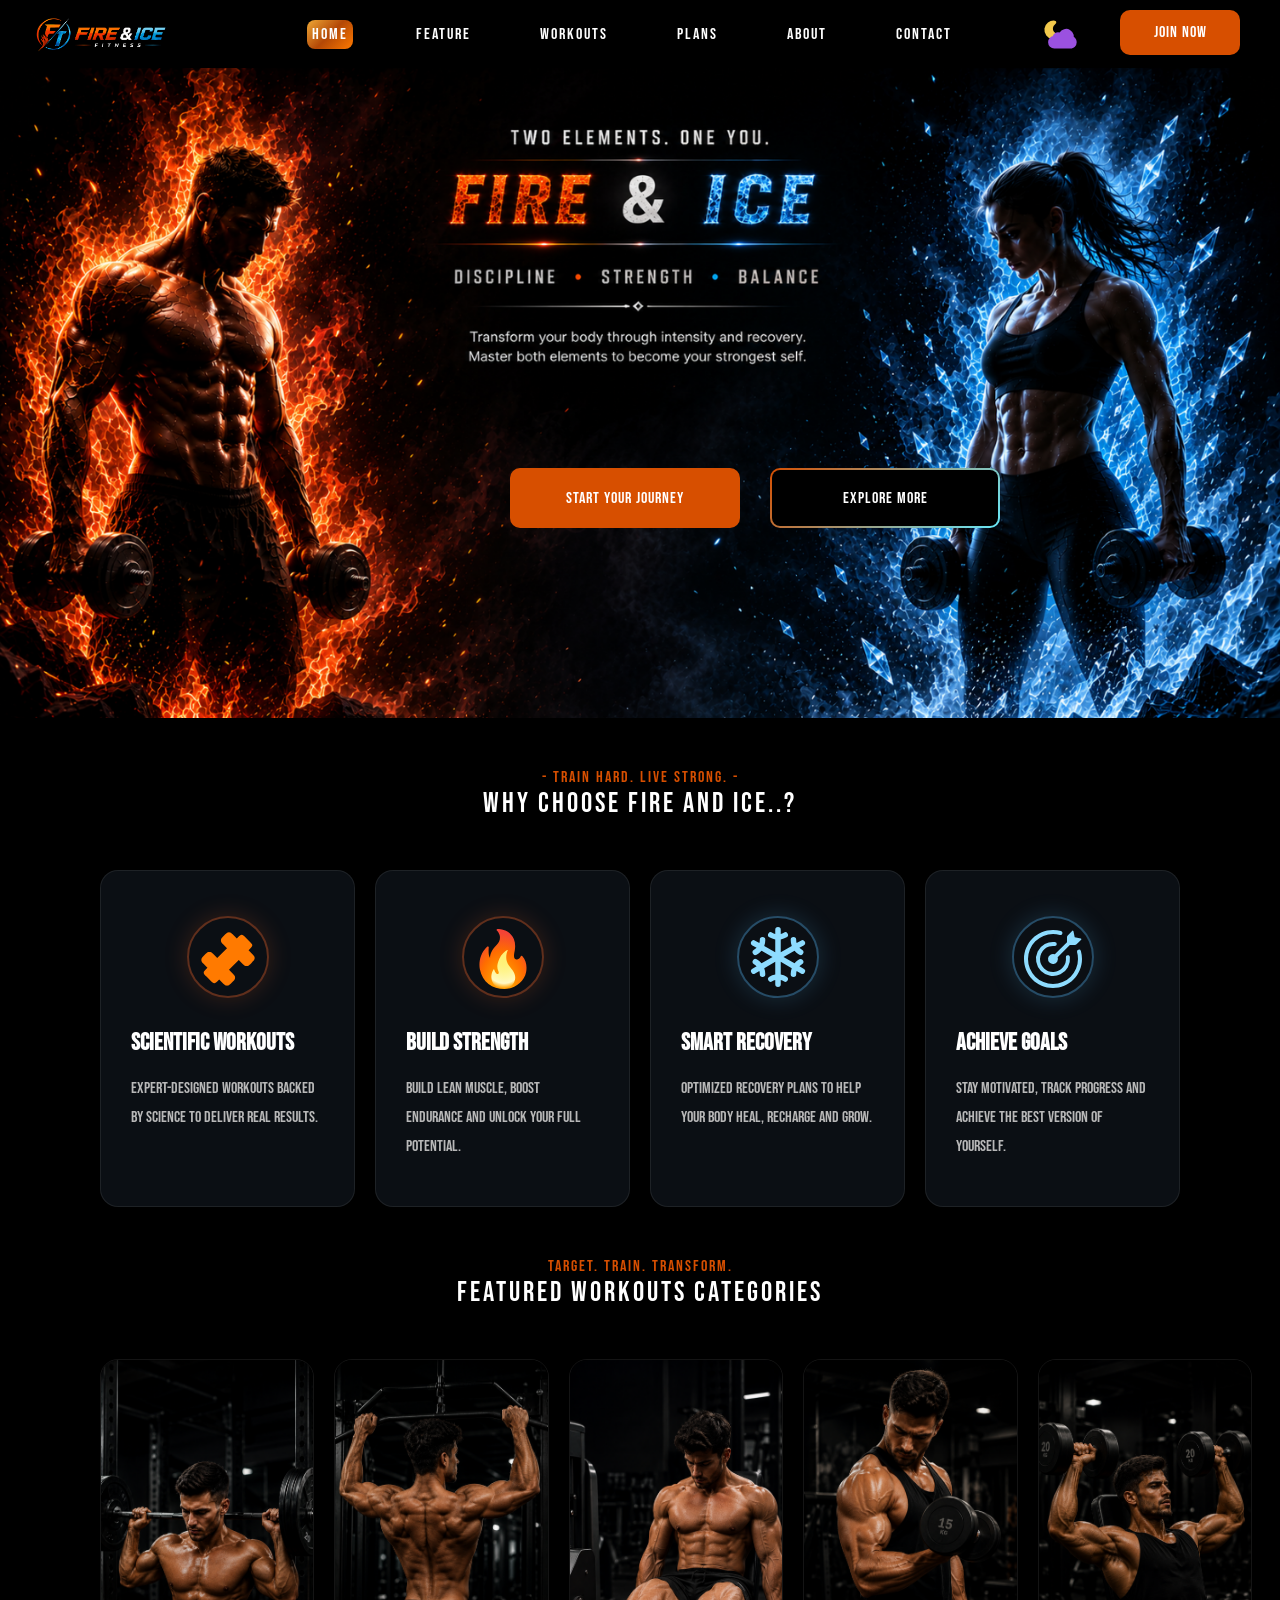
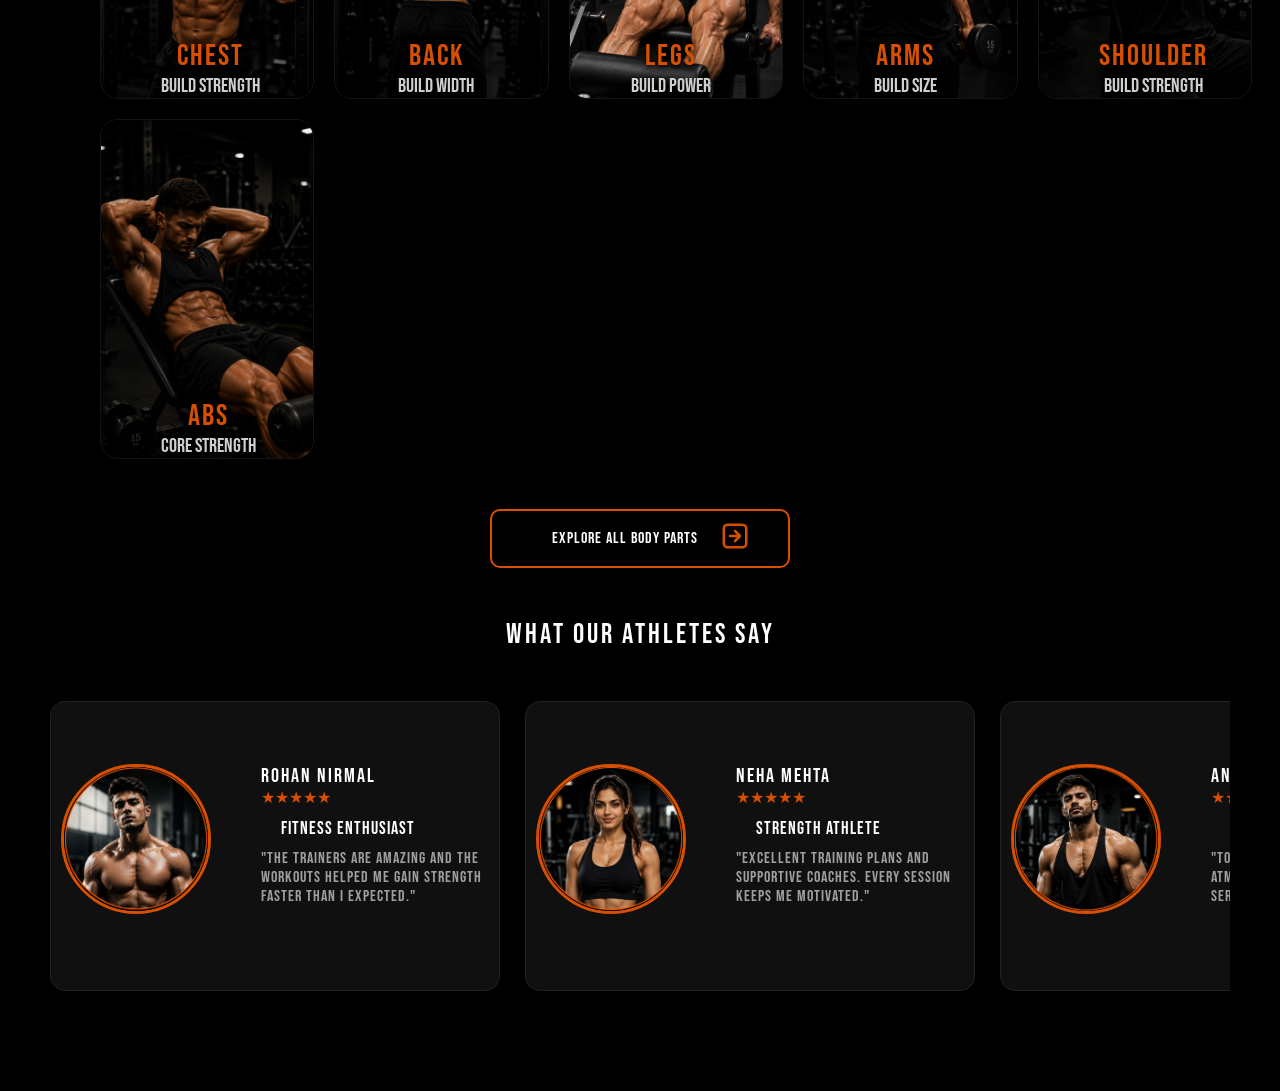
<file: index.html>
<!DOCTYPE html>
<html lang="en">

<head>
    <meta charset="UTF-8">
    <meta name="viewport" content="width=device-width, initial-scale=1.0">
    <link rel="icon" href="favicon.png">
    <link rel="apple-touch-icon" href="favicon.png">

    <link rel="stylesheet" href="style.css">
    <title>Fire and Ice</title>
</head>

<body>
    <header id="header">
        <nav id="navbar">
            <div id="nav-list">
                <div id="nav-image">
                    <img src="logo.png" alt="logo" height="50px">
                </div>
                <div id="nav-icons">
                    <ul>
                        <li class="active"><a href="index.html">Home</a></li>
                        <li><a href="feature.html">Feature</a></li>
                        <li><a href="workout.html">Workouts</a></li>
                        <li><a href="plans.html">Plans</a></li>
                        <li><a href="about.html">About</a></li>
                        <li><a href="contact.html">Contact</a></li>
                    </ul>
                </div>
                <div class="dark-mode">
                    <button class="toggle">
                        <svg xmlns="http://www.w3.org/2000/svg" xmlns:xlink="http://www.w3.org/1999/xlink"
                            aria-hidden="true" role="img" width="44" viewBox="0 0 80 80"
                            style="color: rgb(74, 85, 101); opacity: 1; transform: rotate(0deg);">
                            <g fill="none">
                                <path fill="#f2c94c" fill-rule="evenodd"
                                    d="M23.001 24.273a14.78 14.78 0 0 1 10.928-2.928c1.257.165 1.234 1.933.161 2.608q-.453.285-.88.614a11.615 11.615 0 0 0 1.846 19.588a8.2 8.2 0 0 0-3.127 5.276a9.4 9.4 0 0 0-3.032 1.022A14.782 14.782 0 0 1 23 24.273"
                                    clip-rule="evenodd"></path>
                                <path fill="#f2c94c"
                                    d="m33.93 21.345l.26-1.983zM23 24.273l-1.217-1.587zm11.09-.32l-1.066-1.692zm-.882.614l1.218 1.587zm-4.445 7.699l1.983.26zm2.301 8.586l1.587-1.217zm3.99 3.303l1.215 1.59a2 2 0 0 0-.315-3.376zm-2.95 4.426l-1.933-.51zm-.176.85l.305 1.976a2 2 0 0 0 1.672-1.672zm-3.032 1.022l-.42 1.955a2 2 0 0 0 1.372-.197zm-8.624-5.454l-1.587 1.217zM17.344 34.07l-1.983-.261zM34.19 19.36a16.78 16.78 0 0 0-12.406 3.325l2.435 3.173a12.78 12.78 0 0 1 9.45-2.532zm.966 6.285a3.74 3.74 0 0 0 1.726-3.251a3.23 3.23 0 0 0-.678-1.908a3.04 3.04 0 0 0-2.014-1.125l-.522 3.965a.96.96 0 0 1-.601-.36a.8.8 0 0 1-.183-.446a.27.27 0 0 1 .14-.26zm-.73.508a10 10 0 0 1 .73-.508l-2.131-3.385q-.532.334-1.033.72zm-3.679 6.373a9.62 9.62 0 0 1 3.68-6.373l-2.435-3.174a13.62 13.62 0 0 0-5.21 9.025zm1.905 7.108a9.62 9.62 0 0 1-1.905-7.108l-3.965-.522c-.472 3.58.498 7.2 2.697 10.065zm3.303 2.734a9.6 9.6 0 0 1-3.303-2.734l-3.174 2.435a13.6 13.6 0 0 0 4.678 3.871zM34.04 49.09a6.2 6.2 0 0 1 2.23-3.347l-2.428-3.178a10.2 10.2 0 0 0-3.67 5.505zm-.134.644q.05-.324.134-.644l-3.868-1.02q-.138.525-.22 1.056zM29.85 52.21a7.4 7.4 0 0 1 2.384-.804l-.61-3.953c-1.293.2-2.538.621-3.68 1.24zm-11.164-5.995a16.78 16.78 0 0 0 9.79 6.192l.84-3.91a12.78 12.78 0 0 1-7.457-4.717zM15.36 33.81a16.78 16.78 0 0 0 3.325 12.406l3.173-2.435a12.78 12.78 0 0 1-2.532-9.45zm6.423-11.124A16.78 16.78 0 0 0 15.36 33.81l3.966.522a12.78 12.78 0 0 1 4.892-8.473z">
                                </path>
                                <path fill="#9b51e0" fill-rule="evenodd"
                                    d="M60.75 37.934a11.96 11.96 0 0 1 5.584 7.255a11.9 11.9 0 0 1 .254 5.004A9.34 9.34 0 0 1 72 58.66c0 2.477-.99 4.856-2.743 6.605a9.37 9.37 0 0 1-6.61 2.734H60.61l-.023.001H33.354a9.37 9.37 0 0 1-6.609-2.735A9.34 9.34 0 0 1 24 58.661c0-2.477.99-4.856 2.744-6.605a9.37 9.37 0 0 1 5.185-2.625q.066-.429.177-.85a8.2 8.2 0 0 1 3.826-5.01a8.24 8.24 0 0 1 7.831-.197l.613-1.058a12 12 0 0 1 7.286-5.577c3.067-.82 6.34-.387 9.089 1.195"
                                    clip-rule="evenodd"></path>
                                <path fill="#9b51e0"
                                    d="m66.334 45.189l1.931-.52zm-5.583-7.255l.998-1.733zm5.837 12.259l-1.974-.32a2 2 0 0 0 1.131 2.133zm2.669 1.862l-1.413 1.416zm0 13.21l-1.413-1.417zm-6.61 2.734v2zm-2.038 0v-2q-.077 0-.154.006zM35.407 68l.057-2h-.057zm-2.054 0v2zm-6.609-2.735l1.413-1.416zm0-13.21l-1.412-1.415zm5.185-2.624l.305 1.976a2 2 0 0 0 1.672-1.672zm.177-.85l1.933.51zm3.826-5.01l-.998-1.733zm6.264-.8l.526-1.93zm1.568.603l-.902 1.785a2 2 0 0 0 2.632-.783zm.612-1.058l-1.73-1.002zm7.286-5.577l-.517-1.932zm16.604 7.93a13.96 13.96 0 0 0-6.517-8.468l-1.996 3.467a9.96 9.96 0 0 1 4.65 6.04zm.296 5.844a13.9 13.9 0 0 0-.296-5.843l-3.864 1.038a9.9 9.9 0 0 1 .212 4.164zm2.107.126a11.4 11.4 0 0 0-3.238-2.26l-1.686 3.627c.773.36 1.485.853 2.1 1.465zM74 58.659c0-3.009-1.203-5.897-3.332-8.02l-2.825 2.832A7.34 7.34 0 0 1 70 58.66zm-3.332 8.022A11.34 11.34 0 0 0 74 58.66h-4a7.34 7.34 0 0 1-2.157 5.188zm-8.021 3.318c3.007 0 5.894-1.197 8.02-3.318l-2.824-2.833A7.37 7.37 0 0 1 62.648 66zm-2.039 0h2.039v-4h-2.039zm-.154-3.994q.065-.005.132-.005v4q.089 0 .177-.007zm.132-.005h-25.17v4h25.17zm-25.171 0h.048l-.113 4h.065zm-2.063 4h2.054v-4h-2.054zm-8.02-3.318A11.37 11.37 0 0 0 33.352 70v-4a7.37 7.37 0 0 1-5.196-2.15zM22 58.66a11.33 11.33 0 0 0 3.331 8.02l2.825-2.832A7.34 7.34 0 0 1 26 58.661zm3.331-8.021A11.34 11.34 0 0 0 22 58.66h4c0-1.943.778-3.813 2.157-5.188zm6.291-3.186a11.38 11.38 0 0 0-6.29 3.186l2.824 2.832a7.37 7.37 0 0 1 4.077-2.065zm-1.451.617q-.139.525-.22 1.056l3.954.608q.05-.324.133-.644zm4.762-6.233a10.2 10.2 0 0 0-4.762 6.233l3.867 1.02a6.2 6.2 0 0 1 2.891-3.786zm7.788-.996a10.24 10.24 0 0 0-7.788.996l1.996 3.467a6.24 6.24 0 0 1 4.741-.604zm1.943.746a10.3 10.3 0 0 0-1.943-.746l-1.051 3.86q.621.17 1.19.457zm-2.02-.274l-.612 1.057l3.461 2.005l.613-1.058zm8.5-6.507a14 14 0 0 0-8.5 6.507l3.462 2.004a10 10 0 0 1 6.071-4.646zM61.748 36.2a14.02 14.02 0 0 0-10.604-1.394l1.033 3.864a10.02 10.02 0 0 1 7.575.997z">
                                </path>
                            </g>
                        </svg>
                    </button>
                </div>
                <div id="join-div">
                    <a href="#" id="join-btn" class="btn">JOIN NOW</a>
                </div>
            </div>
        </nav>
    </header>

    <section>
        <div id="banner-section">

            <div id="header-btn">
                <div>
                    <button class="btn btn-1">START YOUR JOURNEY </button>
                </div>
                <div>
                    <button class="btn" id="btn-2">EXPLORE MORE</button>
                </div>
            </div>
        </div>

    </section>

    <section>
        <p class="eyebrow">
            - TRAIN HARD. LIVE STRONG. -
        </p>
        <h3 class="multi-heading">
            WHY CHOOSE FIRE AND ICE..?
        </h3>

        <div class="features">

            <div class="feature-card">
                <div class="icon fire">
                    <i class="fa-solid fa-dumbbell">
                        <svg xmlns="http://www.w3.org/2000/svg" xmlns:xlink="http://www.w3.org/1999/xlink"
                            aria-hidden="true" role="img" width="64" height="64" viewBox="0 0 24 24"
                            style="color: rgb(255, 122, 0); opacity: 1; transform: rotate(0deg);">
                            <path fill="currentColor"
                                d="m3.924 18.607l1.469 1.469c.692.692 1.038 1.038 1.468 1.038s.776-.346 1.468-1.038l.367-.367l.367.367l.735.734c.686.686 1.029 1.029 1.432 1.137c.264.07.542.07.806 0c.403-.108.746-.451 1.432-1.137s1.03-1.03 1.137-1.433a1.55 1.55 0 0 0 0-.806c-.107-.403-.45-.746-1.137-1.432l-1.1-1.101l3.67-3.67l1.101 1.1c.686.686 1.03 1.03 1.432 1.137c.264.071.542.071.806 0c.404-.107.747-.45 1.433-1.137c.686-.686 1.029-1.029 1.137-1.432c.07-.264.07-.542 0-.806c-.108-.403-.451-.746-1.137-1.432l-.734-.735l-.371-.363l.37-.37c.693-.693 1.039-1.039 1.039-1.469s-.346-.776-1.038-1.468l-1.469-1.469c-.692-.692-1.038-1.038-1.468-1.038s-.776.346-1.468 1.038l-.367.368l-1.102-1.102c-.686-.686-1.029-1.029-1.432-1.137a1.56 1.56 0 0 0-.806 0c-.403.108-.746.451-1.432 1.137s-1.03 1.03-1.137 1.433a1.55 1.55 0 0 0 0 .806c.107.403.45.746 1.137 1.432l1.1 1.101l-3.67 3.67l-1.101-1.1c-.686-.686-1.03-1.03-1.432-1.137a1.56 1.56 0 0 0-.806 0c-.404.107-.747.45-1.433 1.137c-.686.686-1.029 1.029-1.137 1.432c-.07.264-.07.542 0 .806c.108.403.451.746 1.137 1.432l1.102 1.102l-.368.367c-.692.692-1.038 1.038-1.038 1.468s.346.776 1.038 1.468">
                            </path>
                        </svg>
                    </i>
                </div>

                <h3>SCIENTIFIC WORKOUTS</h3>
                <p>
                    Expert-designed workouts backed by science to deliver real
                    results.
                </p>
            </div>

            <div class="feature-card">
                <div class="icon fire">
                    <i class="fa-solid fa-fire">
                        <svg xmlns="http://www.w3.org/2000/svg" xmlns:xlink="http://www.w3.org/1999/xlink"
                            aria-hidden="true" role="img" width="64" height="64" viewBox="0 0 128 128"
                            style="color: rgb(74, 85, 101); opacity: 1; transform: rotate(0deg);">
                            <radialGradient id="iconifyReact92" cx="68.884" cy="124.296" r="70.587"
                                gradientTransform="matrix(-1 -.00434 -.00713 1.6408 131.986 -79.345)"
                                gradientUnits="userSpaceOnUse">
                                <stop offset=".314" stop-color="#FF9800"></stop>
                                <stop offset=".662" stop-color="#FF6D00"></stop>
                                <stop offset=".972" stop-color="#F44336"></stop>
                            </radialGradient>
                            <path fill="url(#iconifyReact92)"
                                d="M35.56 40.73c-.57 6.08-.97 16.84 2.62 21.42c0 0-1.69-11.82 13.46-26.65c6.1-5.97 7.51-14.09 5.38-20.18c-1.21-3.45-3.42-6.3-5.34-8.29c-1.12-1.17-.26-3.1 1.37-3.03c9.86.44 25.84 3.18 32.63 20.22c2.98 7.48 3.2 15.21 1.78 23.07c-.9 5.02-4.1 16.18 3.2 17.55c5.21.98 7.73-3.16 8.86-6.14c.47-1.24 2.1-1.55 2.98-.56c8.8 10.01 9.55 21.8 7.73 31.95c-3.52 19.62-23.39 33.9-43.13 33.9c-24.66 0-44.29-14.11-49.38-39.65c-2.05-10.31-1.01-30.71 14.89-45.11c1.18-1.08 3.11-.12 2.95 1.5">
                            </path>
                            <radialGradient id="iconifyReact93" cx="64.921" cy="54.062" r="73.86"
                                gradientTransform="matrix(-.0101 .9999 .7525 .0076 26.154 -11.267)"
                                gradientUnits="userSpaceOnUse">
                                <stop offset=".214" stop-color="#FFF176"></stop>
                                <stop offset=".328" stop-color="#FFF27D"></stop>
                                <stop offset=".487" stop-color="#FFF48F"></stop>
                                <stop offset=".672" stop-color="#FFF7AD"></stop>
                                <stop offset=".793" stop-color="#FFF9C4"></stop>
                                <stop offset=".822" stop-color="#FFF8BD" stop-opacity=".804"></stop>
                                <stop offset=".863" stop-color="#FFF6AB" stop-opacity=".529"></stop>
                                <stop offset=".91" stop-color="#FFF38D" stop-opacity=".209"></stop>
                                <stop offset=".941" stop-color="#FFF176" stop-opacity="0"></stop>
                            </radialGradient>
                            <path fill="url(#iconifyReact93)"
                                d="M76.11 77.42c-9.09-11.7-5.02-25.05-2.79-30.37c.3-.7-.5-1.36-1.13-.93c-3.91 2.66-11.92 8.92-15.65 17.73c-5.05 11.91-4.69 17.74-1.7 24.86c1.8 4.29-.29 5.2-1.34 5.36c-1.02.16-1.96-.52-2.71-1.23a16.1 16.1 0 0 1-4.44-7.6c-.16-.62-.97-.79-1.34-.28c-2.8 3.87-4.25 10.08-4.32 14.47C40.47 113 51.68 124 65.24 124c17.09 0 29.54-18.9 19.72-34.7c-2.85-4.6-5.53-7.61-8.85-11.88">
                            </path>
                        </svg>
                    </i>
                </div>

                <h3>BUILD STRENGTH</h3>
                <p>
                    Build lean muscle, boost endurance and unlock your full
                    potential.
                </p>
            </div>

            <div class="feature-card">
                <div class="icon ice">
                    <i class="fa-regular fa-snowflake">
                        <svg xmlns="http://www.w3.org/2000/svg" xmlns:xlink="http://www.w3.org/1999/xlink"
                            aria-hidden="true" role="img" width="64" height="64" viewBox="0 0 512 512"
                            style="color: rgb(142, 220, 255); opacity: 1; transform: rotate(0deg);">
                            <path fill="currentColor"
                                d="m461 349l-34-19.64a89.5 89.5 0 0 1 20.94-16a22 22 0 0 0-21.28-38.51a133.6 133.6 0 0 0-38.55 32.1L300 256l88.09-50.86a133.5 133.5 0 0 0 38.55 32.1a22 22 0 1 0 21.28-38.51a89.7 89.7 0 0 1-20.94-16l34-19.64A22 22 0 1 0 439 125l-34 19.63a89.7 89.7 0 0 1-3.42-26.15A22 22 0 0 0 380 96h-.41a22 22 0 0 0-22 21.59a133.6 133.6 0 0 0 8.5 49.41L278 217.89V116.18a133.5 133.5 0 0 0 47.07-17.33a22 22 0 0 0-22.71-37.69A89.6 89.6 0 0 1 278 71.27V38a22 22 0 0 0-44 0v33.27a89.6 89.6 0 0 1-24.36-10.11a22 22 0 1 0-22.71 37.69A133.5 133.5 0 0 0 234 116.18v101.71L145.91 167a133.6 133.6 0 0 0 8.52-49.43a22 22 0 0 0-22-21.59H132a22 22 0 0 0-21.59 22.41a89.7 89.7 0 0 1-3.41 26.19L73 125a22 22 0 1 0-22 38.1l34 19.64a89.7 89.7 0 0 1-20.94 16a22 22 0 1 0 21.28 38.51a133.6 133.6 0 0 0 38.55-32.1L212 256l-88.09 50.86a133.6 133.6 0 0 0-38.55-32.1a22 22 0 1 0-21.28 38.51a89.7 89.7 0 0 1 20.94 16L51 349a22 22 0 1 0 22 38.1l34-19.63a89.7 89.7 0 0 1 3.42 26.15A22 22 0 0 0 132 416h.41a22 22 0 0 0 22-21.59a133.6 133.6 0 0 0-8.5-49.41L234 294.11v101.71a133.5 133.5 0 0 0-47.07 17.33a22 22 0 1 0 22.71 37.69A89.6 89.6 0 0 1 234 440.73V474a22 22 0 0 0 44 0v-33.27a89.6 89.6 0 0 1 24.36 10.11a22 22 0 0 0 22.71-37.69A133.5 133.5 0 0 0 278 395.82V294.11L366.09 345a133.6 133.6 0 0 0-8.52 49.43a22 22 0 0 0 22 21.59h.43a22 22 0 0 0 21.59-22.41a89.7 89.7 0 0 1 3.41-26.19l34 19.63A22 22 0 1 0 461 349">
                            </path>
                        </svg>
                    </i>
                </div>

                <h3>SMART RECOVERY</h3>
                <p>
                    Optimized recovery plans to help your body heal, recharge and
                    grow.
                </p>
            </div>

            <div class="feature-card">
                <div class="icon ice">
                    <i class="fa-solid fa-bullseye">
                        <svg xmlns="http://www.w3.org/2000/svg" xmlns:xlink="http://www.w3.org/1999/xlink"
                            aria-hidden="true" role="img" width="64" height="64" viewBox="0 0 24 24"
                            style="color: rgb(142, 220, 255); opacity: 1; transform: rotate(0deg);">
                            <path fill="currentColor"
                                d="M20.172 6.75h-1.861l-4.566 4.564a1.874 1.874 0 1 1-1.06-1.06l4.565-4.565V3.828a.94.94 0 0 1 .275-.664l1.73-1.73a.25.25 0 0 1 .25-.063c.089.026.155.1.173.191l.46 2.301l2.3.46c.09.018.164.084.19.173a.25.25 0 0 1-.062.249l-1.731 1.73a.94.94 0 0 1-.663.275">
                            </path>
                            <path fill="currentColor"
                                d="M2.625 12A9.375 9.375 0 0 0 12 21.375A9.375 9.375 0 0 0 21.375 12c0-.898-.126-1.766-.361-2.587A.75.75 0 0 1 22.455 9c.274.954.42 1.96.42 3c0 6.006-4.869 10.875-10.875 10.875S1.125 18.006 1.125 12S5.994 1.125 12 1.125c1.015-.001 2.024.14 3 .419a.75.75 0 1 1-.413 1.442A9.4 9.4 0 0 0 12 2.625A9.375 9.375 0 0 0 2.625 12">
                            </path>
                            <path fill="currentColor"
                                d="M7.125 12a4.874 4.874 0 1 0 9.717-.569a.748.748 0 0 1 1.047-.798c.251.112.42.351.442.625a6.373 6.373 0 0 1-10.836 5.253a6.376 6.376 0 0 1 5.236-10.844a.75.75 0 1 1-.17 1.49A4.876 4.876 0 0 0 7.125 12">
                            </path>
                        </svg>
                    </i>
                </div>

                <h3>ACHIEVE GOALS</h3>
                <p>
                    Stay motivated, track progress and achieve the best version of
                    yourself.
                </p>
            </div>
    </section>

    <section>

        <p class="eyebrow">
            TARGET. TRAIN. TRANSFORM.
        </p>
        <h3 class="multi-heading">
            FEATURED WORKOUTS CATEGORIES
        </h3>

        <div class="categories">

            <div class="card">

                <div class="card-img">
                    <img src="chest.png" alt="chest workout" height="340px">
                </div>

                <div class="card-content">
                    <i class="fa-solid fa-shirt icon"></i>
                    <h3>CHEST</h3>
                    <p>Build Strength</p>
                </div>
            </div>

            <div class="card">

                <div class="card-img">
                    <img src="back.png" alt="chest workout" height="340px">
                </div>

                <div class="card-content">
                    <i class="fa-solid fa-shirt icon"></i>
                    <h3>BACK</h3>
                    <p>Build Width</p>
                </div>
            </div>

            <div class="card">

                <div class="card-img">
                    <img src="legs.png" alt="chest workout" height="340px">
                </div>

                <div class="card-content">
                    <i class="fa-solid fa-shirt icon"></i>
                    <h3>LEGS</h3>
                    <p>Build Power</p>
                </div>
            </div>

            <div class="card">

                <div class="card-img">
                    <img src="arms.png" alt="chest workout" height="340px">
                </div>

                <div class="card-content">
                    <i class="fa-solid fa-shirt icon"></i>
                    <h3>ARMS</h3>
                    <p>Build Size</p>
                </div>
            </div>

            <div class="card">

                <div class="card-img">
                    <img src="shoulder.png" alt="chest workout" height="340px">
                </div>

                <div class="card-content">
                    <i class="fa-solid fa-shirt icon"></i>
                    <h3>SHOULDER</h3>
                    <p>Build Strength</p>
                </div>
            </div>

            <div class="card">

                <div class="card-img">
                    <img src="abs.png" alt="chest workout" height="340px">
                </div>

                <div class="card-content">
                    <i class="fa-solid fa-shirt icon"></i>
                    <h3>ABS</h3>
                    <p>Core Strength</p>
                </div>
            </div>

        </div>

        <div class="extend-div">
            <a href="#" class="viewAll">EXPLORE ALL BODY PARTS </a>

            <div class="right-arrow">

                <svg width="30px" viewBox="0 0 24 24" fill="none" xmlns="http://www.w3.org/2000/svg">
                    <path
                        d="M12 16L16 12M16 12L12 8M16 12H8M7.8 21H16.2C17.8802 21 18.7202 21 19.362 20.673C19.9265 20.3854 20.3854 19.9265 20.673 19.362C21 18.7202 21 17.8802 21 16.2V7.8C21 6.11984 21 5.27976 20.673 4.63803C20.3854 4.07354 19.9265 3.6146 19.362 3.32698C18.7202 3 17.8802 3 16.2 3H7.8C6.11984 3 5.27976 3 4.63803 3.32698C4.07354 3.6146 3.6146 4.07354 3.32698 4.63803C3 5.27976 3 6.11984 3 7.8V16.2C3 17.8802 3 18.7202 3.32698 19.362C3.6146 19.9265 4.07354 20.3854 4.63803 20.673C5.27976 21 6.11984 21 7.8 21Z"
                        stroke="currentColor" stroke-width="2" stroke-linecap="round" stroke-linejoin="round" />
                </svg>
            </div>

        </div>

    </section>

    <section id="reviews-section">

        <h3 class="multi-heading">
        WHAT OUR ATHLETES SAY
    </h3>

        <div class="reviews-section">

            <div class="slider">

                <div class="slider-track">

                    <div class="card-review">
                        <div class="image-div">
                            <img src="rohan-nirmal.png" alt="Rohan Nirmal">
                            <div class="name-div">
                                <h3>Rohan Nirmal</h3>
                                <div class="stars">★★★★★</div>
                                <p class="role">Fitness Enthusiast</p>
                                <p class="review">
                                    "The trainers are amazing and the workouts helped me gain strength faster than I
                                    expected."
                                </p>
                            </div>
                        </div>

                    </div>

                    <div class="card-review">
                        <div class="image-div">
                            <img src="neha-mehta.png" alt="Neha Mehta">
                            <div class="name-div">
                                <h3>Neha Mehta</h3>
                                <div class="stars">★★★★★</div>
                                <p class="role">Strength Athlete</p>
                                <p class="review">
                                    "Excellent training plans and supportive coaches. Every session keeps me motivated."
                                </p>
                            </div>
                        </div>
                    </div>

                    <div class="card-review">
                        <div class="image-div">
                            <img src="ankit-kamboj.png" alt="Ankit Kamboj">
                            <div class="name-div">
                                <h3>Ankit Kamboj</h3>
                                <div class="stars">★★★★★</div>
                                <p class="role">Professional Bodybuilder</p>
                                <p class="review">
                                    "Top-quality equipment and a great atmosphere. Perfect place for serious
                                    bodybuilding."
                                </p>
                            </div>
                        </div>

                    </div>

                    <div class="card-review">
                        <div class="image-div">
                            <img src="chetan.png" alt="Chetan Gandhi">
                            <div class="name-div">
                                <h3>Chetan Gandhi</h3>
                                <div class="stars">★★★★★</div>
                                <p class="role">Weight Loss Journey</p>
                                <p class="review">
                                    "I lost over 10 kg with the personalized workout plan and nutrition guidance."
                                </p>
                            </div>
                        </div>

                    </div>

                    <div class="card-review">
                        <div class="image-div">
                            <img src="nitish.png" alt="Nitish Kamboj">
                            <div class="name-div">
                                <h3>Nitish Kamboj</h3>
                                <div class="stars">★★★★★</div>
                                <p class="role">Powerlifter</p>
                                <p class="review">
                                    "The equipment and coaching are outstanding. My lifting performance has improved a
                                    lot."
                                </p>
                            </div>
                        </div>

                    </div>

                    <div class="card-review">
                        <div class="image-div">
                            <img src="arya.png" alt="Arya Gupta">
                            <div class="name-div">
                                <h3>Arya Gupta</h3>
                                <div class="stars">★★★★★</div>
                                <p class="role">Marathon Runner</p>
                                <p class="review">
                                    "The endurance and mobility sessions have made me a stronger and faster runner."
                                </p>
                            </div>
                        </div>

                    </div>

                    <div class="card-review">
                        <div class="image-div">
                            <img src="rohan-nirmal.png" alt="Rohan Nirmal">
                            <div class="name-div">
                                <h3>Rohan Nirmal</h3>
                                <div class="stars">★★★★★</div>
                                <p class="role">Fitness Enthusiast</p>
                                <p class="review">
                                    "The trainers are amazing and the workouts helped me gain strength faster than I
                                    expected."
                                </p>
                            </div>
                        </div>

                    </div>

                    <div class="card-review">
                        <div class="image-div">
                            <img src="neha-mehta.png" alt="Neha Mehta">
                            <div class="name-div">
                                <h3>Neha Mehta</h3>
                                <div class="stars">★★★★★</div>
                                <p class="role">Strength Athlete</p>
                                <p class="review">
                                    "Excellent training plans and supportive coaches. Every session keeps me motivated."
                                </p>
                            </div>
                        </div>

                    </div>

                    <div class="card-review">
                        <div class="image-div">
                            <img src="ankit-kamboj.png" alt="Ankit Kamboj">
                            <div class="name-div">
                                <h3>Ankit Kamboj</h3>
                                <div class="stars">★★★★★</div>
                                <p class="role">Professional Bodybuilder</p>
                                <p class="review">
                                    "Top-quality equipment and a great atmosphere. Perfect place for serious
                                    bodybuilding."
                                </p>
                            </div>
                        </div>

                    </div>

                    <div class="card-review">
                        <div class="image-div">
                            <img src="chetan.png" alt="Chetan Gandhi">
                            <div class="name-div">
                                <h3>Chetan Gandhi</h3>
                                <div class="stars">★★★★★</div>
                                <p class="role">Weight Loss Journey</p>
                                <p class="review">
                                    "I lost over 10 kg with the personalized workout plan and nutrition guidance."
                                </p>
                            </div>
                        </div>

                    </div>

                    <div class="card-review">
                        <div class="image-div">
                            <img src="nitish.png" alt="Nitish Kamboj">
                            <div class="name-div">
                                <h3>Nitish Kamboj</h3>
                                <div class="stars">★★★★★</div>
                                <p class="role">Powerlifter</p>
                                <p class="review">
                                    "The equipment and coaching are outstanding. My lifting performance has improved a
                                    lot."
                                </p>
                            </div>
                        </div>

                    </div>

                    <div class="card-review">
                        <div class="image-div">
                            <img src="arya.png" alt="Arya Gupta">
                            <div class="name-div">
                                <h3>Arya Gupta</h3>
                                <div class="stars">★★★★★</div>
                                <p class="role">Marathon Runner</p>
                                <p class="review">
                                    "The endurance and mobility sessions have made me a stronger and faster runner."
                                </p>
                            </div>
                        </div>

                    </div>
                </div>
            </div>
        </div>

    </section>
</body>

</html>
</file>
<file: style.css>
@import url('https://fonts.googleapis.com/css2?family=Bebas+Neue&family=Inter:wght@300;400;500;600;700;800&display=swap');

* {
    margin: 0;
    padding: 0;
    box-sizing: border-box;
    font-family: 'Bebas Neue', sans-serif;
    font-weight: 400;
}

html {
    overflow-x: hidden;
    background-color: #000;
}

#navbar {
    width: 100%;
}

#nav-image {
    width: 25%;
    padding: 10px 0 0 30px;
}

#nav-icons {
    padding-top: 20px;
    width: 80%;
}

#nav-list {
    display: flex;
}

#nav-icons li {
    padding: 5px;
    border-radius: 8px;
    list-style: none;
}

#nav-icons a {
    letter-spacing: 2px;
    color: white;
    text-decoration: none;
}

.toggle {
    background-color: transparent;
    border: 0;
    margin: 10px 20px;
    cursor: pointer;
}

#join-div {
    width: 150px;
    height: 50px;
    margin-right: 30px;
}

#join-btn {
    display: inline-block;
    width: 120px;
    height: 45px;
    margin: 10px 20px;
    background-color: #d74f00;
    line-height: 45px;
    text-align: center;
    text-decoration: none;
}

#nav-icons ul {
    display: flex;
    justify-content: space-evenly;
}

.active {
    background: linear-gradient(135deg, #efa937, #b34806, #FF7A00);
}

#banner-section {
    height: 650px;
    width: 100%;
    background-image: url(banner.png);
    background-size: cover;
    background-color: blue;
}

#header-btn {
    display: flex;
    gap: 30px;
    position: relative;
    top: 400px;
    left: 510px;
}

.btn {
    height: 60px;
    width: 230px;
    border-radius: 10px;
    font-weight: 500;
    font-size: 16px;
    color: white;
    letter-spacing: 1px;
    cursor: pointer;
}

.btn-1 {
    border: 0;
    background-color: #d74f00;
}

#btn-2 {
    border: 2px solid transparent;
    background-color: black;

    background-image:
        linear-gradient(#000, #000),
        linear-gradient(135deg, #d74f00, #67E8F9);

    background-origin: border-box;
    background-clip: padding-box, border-box;
}

.eyebrow {
    text-align: center;
    color: #d74f00;
    letter-spacing: 2px;
    margin-top: 50px;
}

.multi-heading {
    color: white;
    text-align: center;
    font-size: 28px;
    font-weight: 400;
    letter-spacing: 3px;
}

#why-choose span {
    background: linear-gradient(90deg, #ff5b1f, #5bc7ff);
    -webkit-background-clip: text;
    -webkit-text-fill-color: transparent;
}

.features {
    display: grid;
    grid-template-columns: repeat(4, 1fr);
    gap: 20px;
    margin: 50px 100px;
}

.feature-card {
    background: #0b0f14;
    border: 1px solid rgba(255, 255, 255, .08);
    border-radius: 18px;
    padding: 45px 30px;
    transition: .4s;
    position: relative;
}

.feature-card:hover {
    transform: translateY(-10px);
    border-color: #ff5b1f;
    box-shadow: 0 0 30px rgba(255, 91, 31, .18);
}

.icon {
    width: 82px;
    height: 82px;
    border-radius: 50%;
    display: flex;
    justify-content: center;
    align-items: center;
    margin: 0 auto 30px;
    font-size: 36px;
}

.fa-solid {
    position: relative;
    top: 7px;
}

.fa-snowflake {
    position: relative;
    top: 5px;
}

.fire {
    color: #ff6b2c;
    border: 2px solid rgba(255, 107, 44, .35);
    box-shadow: 0 0 25px rgba(255, 107, 44, .18);
}

.ice {
    color: #5bbdff;
    border: 2px solid rgba(91, 189, 255, .35);
    box-shadow: 0 0 25px rgba(91, 189, 255, .18);
}

.feature-card h3 {
    color: #fff;
    font-size: 24px;
    margin-bottom: 18px;
    font-weight: 700;
}

.feature-card p {
    color: #b8b8b8;
    font-size: 16px;
    line-height: 1.8;
}

.categories {
    width: 90%;
    display: grid;
    grid-template-columns: repeat(auto-fit, minmax(200px, 1fr));
    gap: 20px;
    margin: 50px 100px;
}

.card {
    position: relative;
    height: 340px;
    overflow: hidden;
    border-radius: 18px;
    cursor: pointer;
    border: 1px solid rgba(255, 255, 255, .08);
    transition: .4s;
}

.card img {
    width: 100%;
    height: 100%;
    object-fit: cover;
    transition: .5s;
}

.card:hover {
    transform: translateY(-10px);
    border-color: #ff6200;
    box-shadow: 0 0 25px rgba(255, 98, 0, .4);
}

.card:hover img {
    transform: scale(1.08);
}

.card-content {
    position: absolute;
    left: 60px;
    bottom: 0px;
    text-shadow:
        0 2px 5px rgba(0, 0, 0, .8),
        0 8px 20px rgba(0, 0, 0, .9);
}


.card-content h3 {
    text-align: center;
    color: #d74f00;
    font-size: 30px;
    letter-spacing: 2px;
}

.card-content p {
    text-align: center;
    color: #cfcfcf;
    font-size: 20px;
}

.extend-div {
    width: 300px;
    display: flex;
    justify-content: center;
    align-items: center;
    text-align: center;
    margin: auto;
    border: 2px solid #d74f00;
    line-height: 45px;
    border-radius: 10px;
    color: #d74f00;
}

.viewAll {
    display: inline-block;
    height: 45px;
    width: 190px;
    font-weight: 500;
    font-size: 16px;
    color: white;
    letter-spacing: 1px;
    cursor: pointer;
    text-decoration: none;
}

.right-arrow {
    height: 45px;
    margin-top: 10px;
}

.slider-track {
    display: flex;
}

#reviews-section {
    margin: 50px 0;
}

.reviews-section {
    width: 100%;
    overflow: hidden;
    padding: 50px;

}

.slider {
    overflow: hidden;
}

.slider-track {
    display: flex;
    gap: 25px;
    width: calc(350px * 6);
    animation: scroll 20s linear infinite;
}

.card-review {
    width: 450px;
    height: 290px;
    padding: 10px;
    background: #101010;
    border-radius: 15px;
    border: 1px solid #222;
    flex-shrink: 0;
    color: white;
    display: flex;
    flex-direction: column;
    justify-content: center;
    align-items: center;
}

.card-review img {

    width: 150px;
    height: 150px;
    border-radius: 50%;
    border: 3px solid #d74f00;
    margin-bottom: 15px;
}

.stars {
    color: #d74f00;
}

.role {
    font-size: 18px;
    margin: 10px 20px;
}

.review {
    opacity: .6;
}

.image-div {
    display: flex;

    gap: 50px;
}

.card-review h3 {
    font-size: 20px;
    letter-spacing: 2px;
    
}

.card-review p {
    color: white;
    letter-spacing: 1px;
}


@keyframes scroll {

    from {
        transform: translateX(0);
    }

    to {
        transform: translateX(calc(-350px * 3 - 75px));
    }

}

.slider-track:hover {
    animation-play-state: paused;
}
</file>
